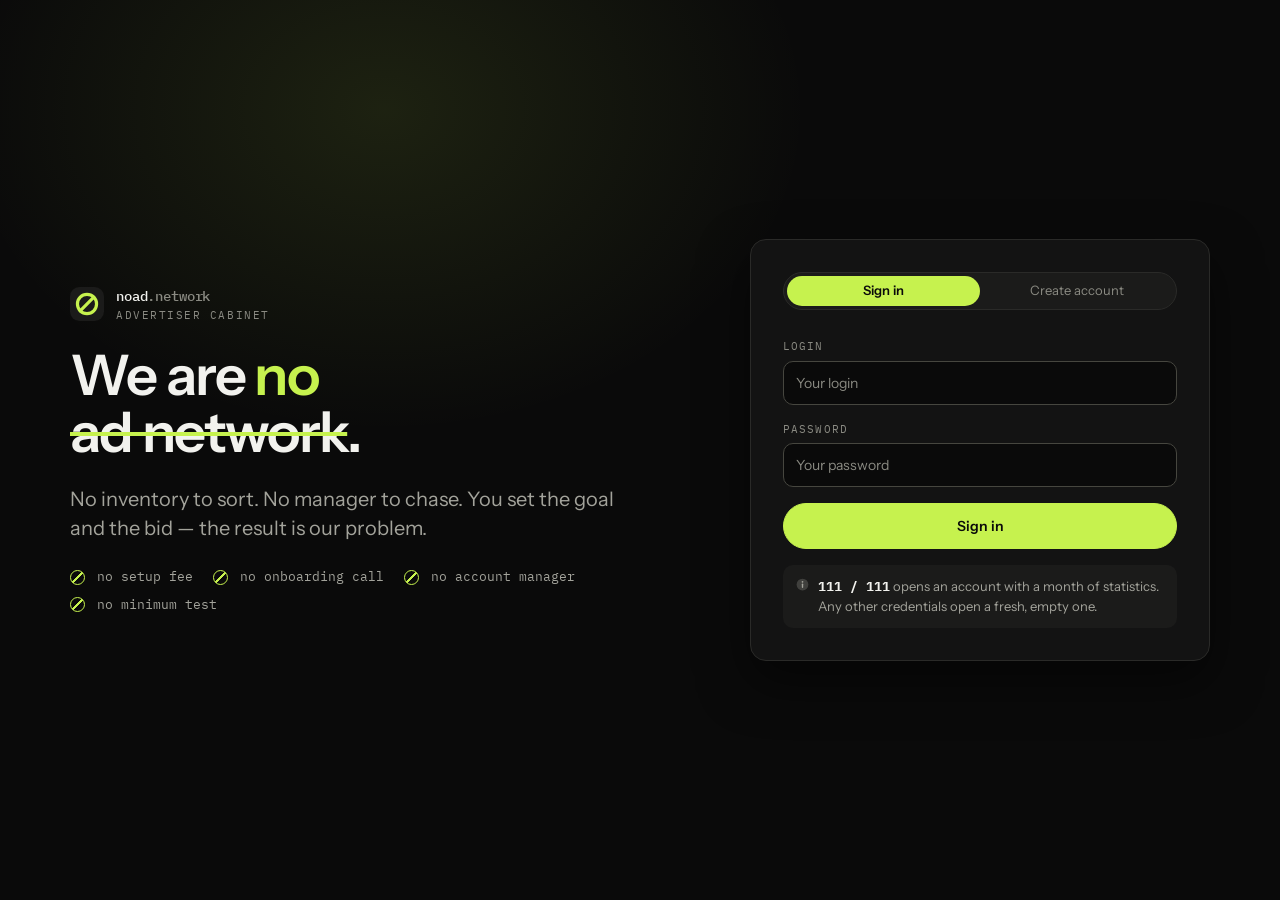
<file: index.html>
<!doctype html>
<html lang="en">
<head>
  <meta charset="utf-8">
  <meta name="viewport" content="width=device-width, initial-scale=1">
  <title>noad.network — Advertiser Dashboard</title>
  <meta name="description" content="noad.network advertiser dashboard — campaigns, statistics and placements in one place.">
  <link rel="icon" href="favicon.svg?v=4" type="image/svg+xml">
  <meta name="theme-color" content="#0A0A0A">
  <meta property="og:type" content="website">
  <meta property="og:title" content="noad.network — Advertiser">
  <meta property="og:description" content="One request, the whole network: campaigns, statistics and placements in one cabinet.">
  <meta property="og:url" content="https://hakonprogram.github.io/new-network-cabinet/">
  <meta name="twitter:card" content="summary">
  <link rel="preconnect" href="https://fonts.googleapis.com">
  <link rel="preconnect" href="https://fonts.gstatic.com" crossorigin>
  <link rel="stylesheet" href="https://fonts.googleapis.com/css2?family=Instrument+Sans:wght@400;500;600;700&family=IBM+Plex+Mono:wght@400;500&display=swap">
  <link rel="stylesheet" href="styles.css?v=73">
</head>
<body>
  <div id="app" class="app"></div>
  <div class="toasts" id="toasts"></div>

  <script src="js/ui.js?v=73"></script>
  <script src="js/data.js?v=73"></script>
  <script src="js/store.js?v=73"></script>
  <script src="js/api.js?v=73"></script>
  <script src="js/screens/auth.js?v=73"></script>
  <script src="js/screens/welcome.js?v=73"></script>
  <script src="js/screens/campaigns.js?v=73"></script>
  <script src="js/screens/new-campaign.js?v=73"></script>
  <script src="js/screens/stats.js?v=73"></script>
  <script src="js/screens/zones.js?v=73"></script>
  <script src="js/screens/volumes.js?v=73"></script>
  <script src="js/screens/payments.js?v=73"></script>
  <script src="js/screens/profile.js?v=73"></script>
  <script src="js/screens/postback.js?v=73"></script>
  <script src="js/screens/notifications.js?v=73"></script>
  <script src="js/app.js?v=73"></script>
</body>
</html>
</file>
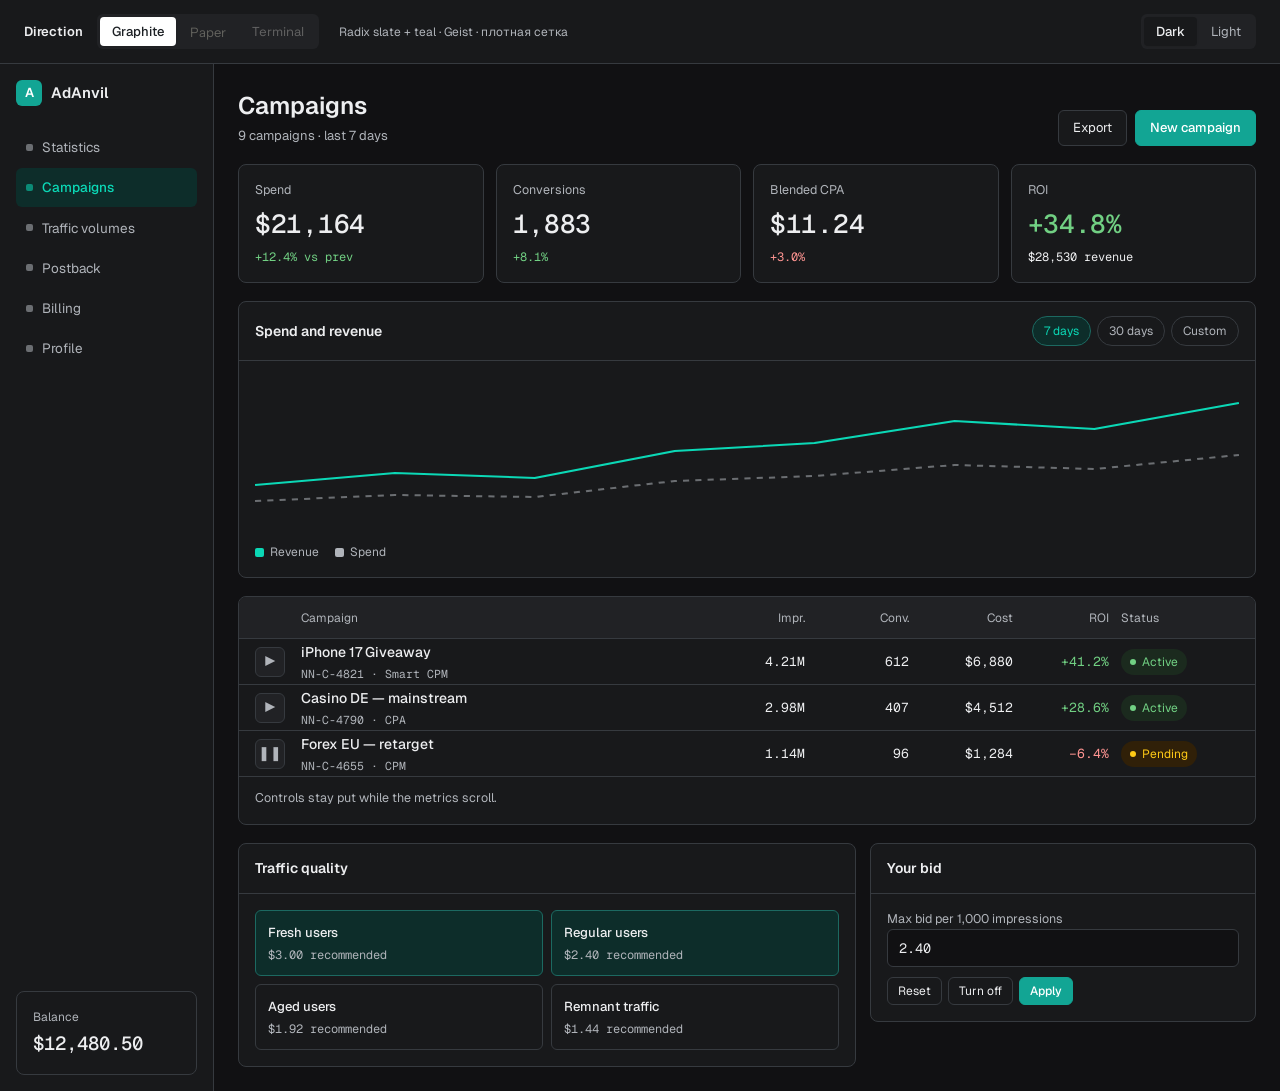
<file: styleguide.html>
<!doctype html>
<html lang="en" data-skin="graphite" data-theme="dark">
<head>
<meta charset="utf-8">
<meta name="viewport" content="width=device-width,initial-scale=1">
<title>AdAnvil — design directions</title>
<link rel="preconnect" href="https://fonts.googleapis.com">
<link rel="preconnect" href="https://fonts.gstatic.com" crossorigin>
<link href="https://fonts.googleapis.com/css2?family=Geist:wght@400;500;600&family=Geist+Mono:wght@400;500&family=Instrument+Sans:wght@400;500;600&family=IBM+Plex+Mono:wght@400;500&family=Space+Grotesk:wght@400;500;600&family=Martian+Mono:wght@400;500&display=swap" rel="stylesheet">
<link rel="stylesheet" href="skins.css?v=1">
<link rel="stylesheet" href="styleguide.css?v=1">
</head>
<body>

<div class="bar">
  <b>Direction</b>
  <div class="sw" id="skins">
    <button data-skin="graphite" aria-pressed="true">Graphite</button>
    <button data-skin="paper" aria-pressed="false">Paper</button>
    <button data-skin="terminal" aria-pressed="false">Terminal</button>
  </div>
  <span class="lab" id="about">Radix slate + teal · Geist · плотная сетка</span>
  <div class="sw" id="themes" style="margin-left:auto">
    <button data-theme="dark" aria-pressed="true">Dark</button>
    <button data-theme="light" aria-pressed="false">Light</button>
  </div>
</div>

<div class="wrap">
  <aside class="side">
    <div class="logo"><span class="mark">A</span> AdAnvil</div>
    <nav class="nav">
      <a href="#"><i></i>Statistics</a>
      <a href="#" class="on"><i></i>Campaigns</a>
      <a href="#"><i></i>Traffic volumes</a>
      <a href="#"><i></i>Postback</a>
      <a href="#"><i></i>Billing</a>
      <a href="#"><i></i>Profile</a>
    </nav>
    <div class="bal"><div class="k">Balance</div><div class="v">$12,480.50</div></div>
  </aside>

  <main class="main">
    <div class="head">
      <div><h1 class="h1">Campaigns</h1><p class="sub">9 campaigns · last 7 days</p></div>
      <div class="btns"><button class="btn">Export</button><button class="btn pri">New campaign</button></div>
    </div>

    <div class="cards">
      <div class="card"><div class="k">Spend</div><div class="v">$21,164</div><div class="d up">+12.4% vs prev</div></div>
      <div class="card"><div class="k">Conversions</div><div class="v">1,883</div><div class="d up">+8.1%</div></div>
      <div class="card"><div class="k">Blended CPA</div><div class="v">$11.24</div><div class="d down">+3.0%</div></div>
      <div class="card"><div class="k">ROI</div><div class="v up">+34.8%</div><div class="d">$28,530 revenue</div></div>
    </div>

    <div class="panel">
      <div class="panel-h"><span class="panel-t">Spend and revenue</span>
        <div class="chips"><span class="chip on">7 days</span><span class="chip">30 days</span><span class="chip">Custom</span></div>
      </div>
      <div class="chart">
        <svg viewBox="0 0 640 150" preserveAspectRatio="none">
          <polyline fill="none" stroke="var(--accent)" stroke-width="2" points="0,108 91,96 182,101 273,74 364,66 455,44 546,52 640,26"/>
          <polyline fill="none" stroke="var(--text-3)" stroke-width="2" stroke-dasharray="4 4" opacity="0.55" points="0,124 91,118 182,120 273,104 364,99 455,88 546,92 640,78"/>
        </svg>
      </div>
      <div class="legend"><span><i class="key" style="background:var(--accent)"></i>Revenue</span>
        <span><i class="key" style="background:var(--text-3)"></i>Spend</span></div>
    </div>

    <div class="panel">
      <div class="tr thead">
        <div></div><div class="th">Campaign</div><div class="th r">Impr.</div><div class="th r">Conv.</div>
        <div class="th r">Cost</div><div class="th r">ROI</div><div class="th">Status</div>
      </div>
      <div class="tr row">
        <div class="play">▶</div>
        <div><div class="cname">iPhone 17 Giveaway</div><div class="cid">NN-C-4821 · Smart CPM</div></div>
        <div class="num r">4.21M</div><div class="num r">612</div><div class="num r">$6,880</div>
        <div class="num r up">+41.2%</div><div><span class="pill ok"><i class="dot"></i>Active</span></div>
      </div>
      <div class="tr row">
        <div class="play">▶</div>
        <div><div class="cname">Casino DE — mainstream</div><div class="cid">NN-C-4790 · CPA</div></div>
        <div class="num r">2.98M</div><div class="num r">407</div><div class="num r">$4,512</div>
        <div class="num r up">+28.6%</div><div><span class="pill ok"><i class="dot"></i>Active</span></div>
      </div>
      <div class="tr row">
        <div class="play">❚❚</div>
        <div><div class="cname">Forex EU — retarget</div><div class="cid">NN-C-4655 · CPM</div></div>
        <div class="num r">1.14M</div><div class="num r">96</div><div class="num r">$1,284</div>
        <div class="num r down">−6.4%</div><div><span class="pill wait"><i class="dot"></i>Pending</span></div>
      </div>
      <div class="note" style="padding-top:12px">Controls stay put while the metrics scroll.</div>
    </div>

    <div class="two">
      <div class="panel">
        <div class="panel-h"><span class="panel-t">Traffic quality</span></div>
        <div class="field">
          <div class="tiles">
            <div class="tile on"><b>Fresh users</b><s>$3.00 recommended</s></div>
            <div class="tile on"><b>Regular users</b><s>$2.40 recommended</s></div>
            <div class="tile"><b>Aged users</b><s>$1.92 recommended</s></div>
            <div class="tile"><b>Remnant traffic</b><s>$1.44 recommended</s></div>
          </div>
        </div>
      </div>
      <div class="panel">
        <div class="panel-h"><span class="panel-t">Your bid</span></div>
        <div class="field">
          <div><div class="lab">Max bid per 1,000 impressions</div>
            <input class="inp" value="2.40" style="font-family:var(--mono)"></div>
          <div class="acts" style="justify-content:flex-start">
            <button class="btn xs">Reset</button><button class="btn xs dgr">Turn off</button>
            <button class="btn xs pri">Apply</button>
          </div>
        </div>
      </div>
    </div>
  </main>
</div>

<script>
  var ABOUT = {
    graphite: 'Radix slate + teal · Geist · плотная сетка, радиус 8',
    paper:    'Radix sand + orange · Instrument Sans · воздух, радиус 14, строка 58',
    terminal: 'Radix gray + lime · Space Grotesk + Martian Mono · радиус 2, строка 40'
  };
  function bind(id, attr) {
    document.getElementById(id).addEventListener('click', function (e) {
      var b = e.target.closest('button'); if (!b) return;
      document.documentElement.setAttribute('data-' + attr, b.dataset[attr]);
      [].forEach.call(this.querySelectorAll('button'), function (x) {
        x.setAttribute('aria-pressed', String(x === b));
      });
      if (attr === 'skin') document.getElementById('about').textContent = ABOUT[b.dataset.skin];
    });
  }
  bind('skins', 'skin'); bind('themes', 'theme');
</script>
</body>
</html>
</file>
<file: styles.css>
/* ═══════════════════════════════════════════════════════════
   noad.network — advertiser console
   Язык тот же, что у лендинга noad.network: почти чёрный фон,
   один кислотный акцент, кнопки-пилюли. Тема одна — тёмная.
   Правила: капс с разрядкой — только у моноширинных меток
   (подписи колонок, показателей, полей); цифры табличные.
   ═══════════════════════════════════════════════════════════ */

:root {
  /* тип: 6 ступеней, ничего между */
  --fs-1:12px; --fs-2:13px; --fs-3:14px; --fs-4:16px; --fs-5:20px; --fs-6:28px;
  --lh-tight:1.25; --lh:1.5;
  /* отступы: шаг 4 */
  --s1:4px; --s2:8px; --s3:12px; --s4:16px; --s5:20px; --s6:24px; --s7:32px; --s8:40px;
  --r:16px; --r-sm:10px; --pill:999px;
  --sans:"Instrument Sans",-apple-system,BlinkMacSystemFont,"Segoe UI",Roboto,sans-serif;
  --mono:"IBM Plex Mono",ui-monospace,Menlo,monospace;
  --ctrl:38px; --ctrl-lg:44px; --row:58px;

  --bg:#0A0A0A; --surface:#131313; --surface-2:#1B1B1A; --surface-3:#242423;
  --border:#2A2A28; --border-strong:#46463F;
  /* text-3 светлее, чем на лендинге (#6E6E66): в кабинете им набраны
     мелкие подписи 12–13px, и им нужен контраст не ниже 4.5:1. */
  --text:#F2F2EE; --text-2:#A3A39B; --text-3:#8A8A82;
  --accent:#C6F24E; --accent-hover:#D7FF68; --accent-soft:#1A2109; --accent-tint:#3E5416; --accent-line:#3E5416; --item-new:#141A07;
  --accent-solid:#C6F24E; --on-accent:#0A0A0A;
  /* Вторичная кнопка — контур без заливки, как на лендинге; заливка
     появляется только под курсором. */
  --btn-face:transparent; --btn-face-2:#1B1B1A; --btn-line:#46463F;
  /* Статусы уведены от лаймового акцента: бирюза, красный, янтарь и
     голубой — их не спутать с акцентом ни в таблице, ни на графике. */
  --pos:#2DD4BF; --neg:#F2584E; --warn:#F5A524; --info:#60A5FA;
  --pos-soft:#0B2622; --neg-soft:#2E1210; --warn-soft:#2B1E07;
  --shadow:0 20px 50px rgba(0,0,0,0.5);
  color-scheme: dark;
}

* { box-sizing:border-box; }
html, body { height:100%; }
body { margin:0; background:var(--bg); color:var(--text); font-family:var(--sans);
  font-size:var(--fs-3); line-height:var(--lh); -webkit-font-smoothing:antialiased; }
a { color:var(--accent); text-decoration:none; }
a:hover { color:var(--accent-hover); }
button, input, textarea { font-family:inherit; font-size:inherit; }
/* цифры — тем же шрифтом, только табличные: строки не «прыгают» */
.num, .cell, .stat .v, .kpi-val, .bal-val, .hero-v, .chart-tot, .term-v, .seg-n, .th, .mprice b {
  font-variant-numeric:tabular-nums; }
.mono { font-family:var(--mono); font-size:0.95em; }
.muted { color:var(--text-3); }
.w { font-weight:600; }
.r { text-align:right; }
::-webkit-scrollbar { width:10px; height:10px; }
::-webkit-scrollbar-thumb { background:var(--border-strong); border-radius:5px; }
::-webkit-scrollbar-track { background:transparent; }
::selection { background:var(--accent-soft); }

/* ── каркас ── */
.app { display:flex; min-height:100vh; }
.side { width:224px; flex:0 0 224px; background:var(--surface); border-right:1px solid var(--border);
  padding:var(--s5) 0; }
.side-inner { position:sticky; top:var(--s5); display:flex; flex-direction:column; gap:var(--s6); }
.brand { display:flex; align-items:center; gap:var(--s3); padding:0 var(--s5); cursor:pointer; }
.brand-name { font-family:var(--mono); font-size:var(--fs-3); font-weight:500; letter-spacing:-.01em; }
.brand-name i { font-style:normal; color:var(--text-3); }
.brand-sub { font-family:var(--mono); font-size:11px; letter-spacing:.14em; text-transform:uppercase; color:var(--text-3); }
.nav { display:flex; flex-direction:column; gap:2px; padding:0 var(--s3); }
.nav-cap { font-size:var(--fs-1); color:var(--text-3); padding:var(--s3) var(--s2) var(--s1); }
.nav-i { display:flex; align-items:center; gap:var(--s3); padding:var(--s2) var(--s2); border-radius:var(--r-sm);
  color:var(--text-2); cursor:pointer; }
.nav-i:hover { background:var(--surface-2); color:var(--text); }
.nav-i.on { background:var(--accent-soft); color:var(--accent); font-weight:500; }
.nav-i.on svg { color:var(--accent); }
.nav-badge { margin-left:auto; font-size:var(--fs-1); color:var(--text-3); font-variant-numeric:tabular-nums; }
.nav-badge.hot { color:var(--on-accent); background:var(--accent); border-radius:10px; padding:1px 7px; font-weight:500; }
.avatar { width:30px; height:30px; border-radius:50%; background:var(--accent);
  display:flex; align-items:center; justify-content:center; font-size:var(--fs-2); font-weight:600; color:var(--on-accent); }
.cid { font-size:var(--fs-1); color:var(--text-3); }

.main { flex:1; min-width:0; display:flex; flex-direction:column; }
.topbar { height:60px; flex:0 0 60px; border-bottom:1px solid var(--border); display:flex; align-items:center;
  gap:var(--s4); padding:0 var(--s6); background:rgba(10,10,10,.85); backdrop-filter:blur(12px);
  -webkit-backdrop-filter:blur(12px); position:sticky; top:0; z-index:20; }
.crumbs { display:flex; align-items:center; gap:var(--s2); color:var(--text-3); }
.crumbs b { color:var(--text); font-weight:500; }
.crumbs .lnk { cursor:pointer; }
.crumbs .lnk:hover { color:var(--text-2); }
.balance { margin-left:auto; display:flex; align-items:center; gap:var(--s4); }
.bal-lab { font-size:var(--fs-1); color:var(--text-3); }
.bal-val { font-size:var(--fs-4); font-weight:500; }
.icon-btn { width:34px; height:34px; display:flex; align-items:center; justify-content:center;
  border-radius:var(--r-sm); color:var(--text-3); cursor:pointer; position:relative; }
.icon-btn:hover { color:var(--text); background:var(--surface-2); }
.bell-dot { position:absolute; top:7px; right:8px; width:6px; height:6px; border-radius:50%; background:var(--accent); }

.page { padding:var(--s6) var(--s6) var(--s8); display:flex; flex-direction:column; gap:var(--s6); max-width:1560px; }
.h1 { font-size:var(--fs-6); font-weight:600; letter-spacing:-0.02em; line-height:var(--lh-tight); margin:0; }
.sub { color:var(--text-3); font-size:var(--fs-2); margin:var(--s1) 0 0; max-width:78ch; }
.head { display:flex; align-items:center; gap:var(--s4); flex-wrap:wrap; }

/* ── кнопки ── */
/* Кнопки плоские: цвет и контур делают всю работу. Радиус мельче,
   чем у карточек, — так контрол и поверхность читаются как разное. */
.btn { display:inline-flex; align-items:center; justify-content:center; gap:var(--s2); height:var(--ctrl);
  padding:0 var(--s4); border-radius:var(--pill); font-size:var(--fs-2); font-weight:500; cursor:pointer;
  white-space:nowrap; border:1px solid var(--btn-line); color:var(--text); background:var(--btn-face);
  transition:background .12s ease, border-color .12s ease, color .12s ease; }
.btn:hover { background:var(--btn-face-2); border-color:var(--border-strong); }
.btn:active { background:var(--surface-3); }

.btn-pri { color:var(--on-accent); background:var(--accent-solid); border-color:var(--accent-solid); font-weight:600; }
.btn-pri:hover { background:var(--accent-hover); border-color:var(--accent-hover); color:var(--on-accent); }
.btn-pri:active { background:var(--accent-solid); }

.btn-ghost { border-color:transparent; background:none; color:var(--text-2); }
.btn-ghost:hover { color:var(--text); background:var(--surface-2); border-color:transparent; }
.btn-sm { height:32px; padding:0 var(--s4); }
.btn-xs { height:28px; padding:0 var(--s3); font-size:var(--fs-1); }
.btn-lg { height:var(--ctrl-lg); padding:0 var(--s6); font-size:var(--fs-3); }
.btn-danger:hover { border-color:var(--neg); color:var(--neg); background:var(--neg-soft); }
.btn-up:hover { border-color:var(--accent); color:var(--accent); background:var(--accent-soft); }
.btn-up.on, .btn.on { border-color:var(--accent-line); color:var(--accent); background:var(--accent-soft); }

.act { width:30px; height:30px; flex:0 0 30px; border-radius:50%; display:flex; align-items:center;
  justify-content:center; cursor:pointer; color:var(--text-2); background:var(--btn-face);
  border:1px solid var(--btn-line); transition:background .12s ease, color .12s ease; }
.act:hover { color:var(--text); background:var(--btn-face-2); border-color:var(--border-strong); }
.act-run { color:var(--pos); background:var(--pos-soft); border-color:var(--pos); }
.act-run:hover { color:var(--pos); background:var(--pos-soft); border-color:var(--pos); filter:brightness(1.12); }
.act-stop { color:var(--neg); background:var(--neg-soft); border-color:var(--neg); }
.act-stop:hover { color:var(--neg); background:var(--neg-soft); border-color:var(--neg); filter:brightness(1.12); }
.act-chart:hover { color:var(--accent); background:var(--accent-soft); border-color:var(--accent); }
.act-off { opacity:0.4; cursor:default; }
.act-off:hover { color:var(--text-2); background:var(--surface-2); border-color:var(--border); }
.acts { display:flex; gap:var(--s1); justify-content:flex-end; flex:0 0 auto; }

/* ── карточки и поля ── */
.card { background:var(--surface); border:1px solid var(--border); border-radius:var(--r); }
.card-h { display:flex; align-items:center; gap:var(--s3); padding:var(--s4) var(--s5); border-bottom:1px solid var(--border); }
.card-n { font-size:var(--fs-2); color:var(--text-3); font-variant-numeric:tabular-nums; }
.card-t { font-size:var(--fs-4); font-weight:600; }
.card-s { font-size:var(--fs-2); color:var(--text-3); margin-left:auto; }
.card-b { padding:var(--s5); display:flex; flex-direction:column; gap:var(--s6); }

.field { display:flex; flex-direction:column; gap:var(--s2); min-width:0; }
.lab { font-size:var(--fs-2); font-weight:500; color:var(--text-2); }
.hint { font-size:var(--fs-1); color:var(--text-3); line-height:var(--lh); }
.inp { height:var(--ctrl-lg); padding:0 var(--s3); background:var(--bg); border:1px solid var(--btn-line);
  border-radius:var(--r-sm); color:var(--text); outline:none; width:100%; }
.inp:hover { border-color:var(--text-3); }
.inp:focus { border-color:var(--accent); box-shadow:0 0 0 3px var(--accent-soft); }
.inp[readonly] { color:var(--text-2); background:var(--surface-2); }
.inp::placeholder { color:var(--text-3); }
textarea.inp { height:auto; padding:10px var(--s3); resize:vertical; }
.inp-mono { font-family:var(--mono); font-size:var(--fs-2); }
.inp.num { font-variant-numeric:tabular-nums; }
.sel { height:var(--ctrl-lg); padding:0 var(--s3); background:var(--bg); border:1px solid var(--border-strong);
  border-radius:var(--r-sm); display:flex; align-items:center; justify-content:space-between; gap:var(--s2);
  color:var(--text); cursor:pointer; }
.sel:hover { border-color:var(--text-3); }
.sel .ph { color:var(--text-3); }
.g2 { display:grid; grid-template-columns:repeat(2,minmax(0,1fr)); gap:var(--s5); }
.g3 { display:grid; grid-template-columns:repeat(3,minmax(0,1fr)); gap:var(--s5); }
.g4 { display:grid; grid-template-columns:repeat(4,minmax(0,1fr)); gap:var(--s5); }
.with-btn { display:flex; gap:var(--s2); }

/* ── переключатели ── */
.segs { display:inline-flex; padding:3px; background:var(--surface-2); border:1px solid var(--border); border-radius:var(--pill); }
.seg { display:flex; align-items:center; gap:var(--s2); height:30px; padding:0 var(--s4); border-radius:var(--pill);
  white-space:nowrap; flex:0 0 auto;
  color:var(--text-3); font-size:var(--fs-2); cursor:pointer; }
.seg:hover { color:var(--text); }
.seg.on { color:var(--on-accent); background:var(--accent); font-weight:600; }
.seg-n { font-size:var(--fs-1); color:var(--text-3); }
.seg.on .seg-n { color:var(--on-accent); opacity:0.7; }
.seg2 { display:inline-flex; padding:3px; background:var(--surface-2); border:1px solid var(--border); border-radius:var(--pill); }
.seg2 > div { height:32px; padding:0 var(--s4); display:flex; align-items:center; border-radius:var(--pill);
  cursor:pointer; font-size:var(--fs-2); color:var(--text-3); }
.seg2 > div:hover { color:var(--text); }
.seg2 > div.on { background:var(--accent); color:var(--on-accent); font-weight:600; }
.opts { display:flex; gap:var(--s2); flex-wrap:wrap; }
.opt { height:var(--ctrl); padding:0 var(--s3); display:flex; align-items:center; gap:var(--s2);
  border-radius:var(--r-sm); cursor:pointer; border:1px solid var(--border-strong); background:var(--surface);
  color:var(--text-2); font-size:var(--fs-2); }
.opt:hover { color:var(--text); border-color:var(--text-3); }
.opt.on { background:var(--accent-soft); border-color:var(--accent); color:var(--accent); font-weight:500; }
.chips { display:flex; gap:var(--s2); flex-wrap:wrap; }
.chip { height:32px; padding:0 var(--s4); display:flex; align-items:center; border-radius:var(--pill);
  cursor:pointer; border:1px solid var(--border); color:var(--text-3); font-size:var(--fs-2); }
.chip:hover { color:var(--text); background:var(--surface-2); }
.chip.on { background:var(--accent-soft); border-color:var(--accent-line); color:var(--accent); font-weight:500; }
.sw { width:38px; height:22px; border-radius:11px; background:var(--surface-3); position:relative;
  cursor:pointer; flex:0 0 38px; }
.sw i { position:absolute; top:3px; left:3px; width:16px; height:16px; border-radius:50%;
  background:var(--text-3); display:block; transition:left .12s, background .12s; }
.sw.on { background:var(--accent); }
.sw.on i { left:19px; background:var(--on-accent); }
.radio { width:16px; height:16px; flex:0 0 16px; border-radius:50%; border:1.5px solid var(--border-strong);
  display:flex; align-items:center; justify-content:center; }
.radio i { width:8px; height:8px; border-radius:50%; background:transparent; display:block; }
.mrow.on .radio, .meth-c.on .radio { border-color:var(--accent); }
.mrow.on .radio i, .meth-c.on .radio i { background:var(--accent); }
.box { width:16px; height:16px; border-radius:4px; border:1.5px solid var(--border-strong); cursor:pointer; flex:0 0 16px; }
.box:hover { border-color:var(--text-3); }
.box.on { background:var(--accent); border-color:var(--accent); position:relative; }
.box.on::after { content:''; position:absolute; left:4.5px; top:1px; width:4px; height:8px;
  border:solid var(--on-accent); border-width:0 2px 2px 0; transform:rotate(45deg); }

/* ── метки ── */
.tag { display:inline-flex; align-items:center; height:20px; padding:0 var(--s2); border-radius:var(--pill);
  font-family:var(--mono); font-size:11px; letter-spacing:.04em; border:1px solid var(--border); color:var(--text-3); }
.tag-18 { color:var(--neg); border-color:var(--neg); }
.model { font-size:var(--fs-2); color:var(--text-2); }
.pill { display:inline-flex; align-items:center; gap:var(--s2); font-size:var(--fs-2); color:var(--text-2); }
.pill::before { content:''; width:6px; height:6px; border-radius:50%; background:currentColor; }
.pill-ok { color:var(--pos); }
.pill-wait { color:var(--warn); }
.pill-bad { color:var(--neg); }
.dot { width:6px; height:6px; border-radius:50%; flex:0 0 6px; display:inline-block; margin-right:var(--s2); }
.dot.pulse { animation:pulse 1.5s ease-in-out infinite; }
@keyframes pulse { 0%,100% { opacity:1; } 50% { opacity:0.35; } }
.status { display:flex; align-items:center; gap:var(--s2); font-size:var(--fs-2); }

/* ── показатели ── */
.stats { display:grid; gap:1px; background:var(--border); border:1px solid var(--border);
  border-radius:var(--r); overflow:hidden; grid-template-columns:repeat(5,minmax(0,1fr)); }
.stats.s4 { grid-template-columns:repeat(4,minmax(0,1fr)); }
.stats.s6 { grid-template-columns:repeat(6,minmax(0,1fr)); }
.stat { background:var(--surface); padding:var(--s4) var(--s5); display:flex; flex-direction:column; gap:var(--s1); }
.stat .k { font-size:var(--fs-2); color:var(--text-3); }
.stat .v { font-size:var(--fs-5); font-weight:600; line-height:var(--lh-tight); }
.stat .d { font-size:var(--fs-1); color:var(--text-3); }
.delta { display:inline-flex; align-items:center; gap:var(--s1); font-size:var(--fs-1); }
.kpis { display:grid; gap:1px; grid-template-columns:repeat(4,minmax(0,1fr)); background:var(--border);
  border:1px solid var(--border); border-radius:var(--r); overflow:hidden; }
.kpis.k5 { grid-template-columns:repeat(5,minmax(0,1fr)); }
.kpis.k6 { grid-template-columns:repeat(6,minmax(0,1fr)); }
.kpi { background:var(--surface); padding:var(--s4) var(--s5); display:flex; flex-direction:column; gap:var(--s1); }
.kpi-lab { font-size:var(--fs-2); color:var(--text-3); }
.kpi-val { font-size:var(--fs-5); font-weight:600; line-height:var(--lh-tight); }
.kpi.tight .kpi-val { font-size:var(--fs-5); }

/* ── таблицы ── */
.table { border:1px solid var(--border); border-radius:var(--r); background:var(--surface); overflow:hidden; }
.table-scroll { overflow-x:auto; }
.tr { display:grid; gap:var(--s3); align-items:center; padding:0 var(--s4); }
.thead { height:44px; border-bottom:1px solid var(--border); background:var(--surface-2); }
.th { font-size:var(--fs-2); color:var(--text-3); font-weight:400; }
.row { min-height:var(--row); border-bottom:1px solid var(--border); }
.row:last-of-type { border-bottom:none; }
.row:hover { background:var(--surface-2); }
.row.clickable { cursor:pointer; }
.row.off .cell, .row.off .cname { color:var(--text-3); }
.row.blocked { background:linear-gradient(var(--neg-soft),var(--neg-soft)) var(--surface); }
.tr.totals { min-height:44px; border-bottom:1px solid var(--border); background:var(--surface-2); }
.tr.totals .cell { color:var(--text); font-weight:600; }
.tot-lab { font-size:var(--fs-2); color:var(--text-2); font-weight:500; }
.cell { font-size:var(--fs-2); }
.cname { font-size:var(--fs-3); font-weight:500; white-space:nowrap; overflow:hidden; text-overflow:ellipsis; }
.cmeta { display:flex; align-items:center; gap:var(--s2); margin-top:3px; }
.foot { display:flex; align-items:center; gap:var(--s3); padding:var(--s3) var(--s4); color:var(--text-3);
  font-size:var(--fs-1); border-top:1px solid var(--border); }
.empty { padding:56px; text-align:center; color:var(--text-3); }
.bar { height:6px; border-radius:3px; background:var(--surface-3); overflow:hidden; }
.bar i { display:block; height:100%; background:var(--accent); }

/* ── графики ── */
.charts { display:grid; grid-template-columns:repeat(2,minmax(0,1fr)); gap:1px; background:var(--border);
  border:1px solid var(--border); border-radius:var(--r); overflow:hidden; }
.chart { background:var(--surface); padding:var(--s4) var(--s5) var(--s3); }
.chart-h { display:flex; align-items:baseline; gap:var(--s3); margin-bottom:var(--s4); }
.chart-t { font-size:var(--fs-3); font-weight:500; }
.chart-s { font-size:var(--fs-1); color:var(--text-3); }
.chart-tot { margin-left:auto; font-size:var(--fs-3); font-weight:600; }
.plot { position:relative; }
.tip { position:absolute; pointer-events:none; background:var(--surface); border:1px solid var(--border-strong);
  border-radius:var(--r-sm); padding:var(--s2) var(--s3); box-shadow:var(--shadow); transform:translate(-50%,-100%);
  white-space:nowrap; opacity:0; transition:opacity .08s linear; }
.tip-d { font-size:var(--fs-1); color:var(--text-3); }
.tip-v { font-size:var(--fs-2); font-weight:600; font-variant-numeric:tabular-nums; margin-top:2px; }
.hero { display:flex; align-items:flex-end; gap:var(--s7); flex-wrap:wrap; }
.hero-v { font-size:var(--fs-6); font-weight:600; line-height:var(--lh-tight); }
.hero-l { font-size:var(--fs-2); color:var(--text-3); }

/* ── создание кампании ── */
.mrow { display:flex; align-items:center; gap:var(--s3); padding:var(--s3) var(--s4); border:1px solid var(--border);
  border-radius:var(--r-sm); cursor:pointer; }
.mrow:hover { border-color:var(--border-strong); background:var(--surface-2); }
.mrow.on { border-color:var(--accent); background:var(--accent-soft); }
.mname { font-size:var(--fs-3); font-weight:500; }
.mtag { font-size:var(--fs-1); padding:2px var(--s2); border-radius:4px; border:1px solid var(--border); color:var(--text-3); }
.mdesc { font-size:var(--fs-2); color:var(--text-3); margin-top:3px; }
.mprice { margin-left:auto; text-align:right; flex:0 0 auto; }
.mprice b { font-size:var(--fs-3); font-weight:600; }
.mprice span { display:block; font-size:var(--fs-1); color:var(--text-3); margin-top:2px; }
.rate-h, .rate-r { display:grid; grid-template-columns:minmax(0,1fr) 150px 150px 36px; gap:var(--s3); align-items:start; }
.rate-h { align-items:center; }
.geo-cell { display:flex; flex-wrap:wrap; gap:var(--s2); align-items:center; min-height:var(--ctrl-lg);
  padding:5px var(--s2) 5px var(--s2); border:1px solid var(--border-strong); border-radius:var(--r-sm); }
.geo-tag { display:inline-flex; align-items:center; gap:6px; height:26px; padding:0 var(--s2);
  border-radius:4px; background:var(--surface-2); font-size:var(--fs-2); }
.geo-tag .x { cursor:pointer; display:flex; color:var(--text-3); }
.geo-tag .x:hover { color:var(--neg); }
.rate-r .inp { height:var(--ctrl-lg); }
.geo-chip { height:var(--ctrl-lg); padding:0 var(--s3); display:flex; align-items:center; gap:var(--s2);
  border-radius:var(--r-sm); border:1px solid var(--border-strong); }
.geo-x { margin-left:auto; color:var(--text-3); cursor:pointer; display:flex; }
.geo-x:hover { color:var(--neg); }
.del { width:36px; height:36px; border-radius:var(--r-sm); display:flex; align-items:center; justify-content:center;
  color:var(--text-3); cursor:pointer; }
.del:hover { color:var(--neg); background:var(--neg-soft); }
.minbid { display:inline-flex; align-items:center; gap:var(--s2); font-size:var(--fs-2); color:var(--text-3); }
.grid-h { display:grid; grid-template-columns:36px repeat(24, minmax(0,1fr)); gap:3px; margin-bottom:var(--s1); }
.grid-r { display:grid; grid-template-columns:36px repeat(24, minmax(0,1fr)); gap:3px; margin-bottom:3px; align-items:center; }
.hh { font-size:10px; color:var(--text-3); text-align:center; font-variant-numeric:tabular-nums; }
.dd { font-size:var(--fs-1); color:var(--text-3); }
/* Включённый час должен быть светлее выключенного, а не наоборот:
   у сетки расписания заливка своя, заметная сама по себе. */
.cellh { height:20px; border-radius:3px; cursor:pointer; background:var(--surface-2); }
.cellh.on { background:var(--accent-tint); }
.cellh.on.peak { background:var(--accent); }
.cellh:hover { outline:2px solid var(--accent); }
.tok { display:inline-flex; align-items:center; gap:var(--s2); height:32px; padding:0 var(--s3);
  border-radius:var(--r-sm); border:1px solid var(--border); color:var(--text-3); font-family:var(--mono);
  font-size:var(--fs-1); cursor:pointer; }
.tok:hover { color:var(--accent); border-color:var(--accent); background:var(--accent-soft); }
.check { display:flex; align-items:center; gap:var(--s3); padding:var(--s3) 0; border-bottom:1px solid var(--border); }
.check:last-child { border-bottom:none; }
.check-ic { width:20px; height:20px; flex:0 0 20px; display:flex; align-items:center; justify-content:center; color:var(--pos); }
.check-ic.pending { color:var(--text-3); }
.check-t { font-size:var(--fs-2); }
.check-r { margin-left:auto; font-size:var(--fs-2); color:var(--text-3); }
.bar-row { display:flex; align-items:center; gap:var(--s3); padding:var(--s4) var(--s5);
  border-top:1px solid var(--border); flex-wrap:wrap; }
.sumline { display:flex; align-items:baseline; gap:var(--s2); font-size:var(--fs-2); color:var(--text-3); flex-wrap:wrap; }
.sumline b { color:var(--text); font-weight:500; }
.picker { flex:1 1 480px; min-width:440px; border:1px solid var(--border-strong); border-radius:var(--r);
  background:var(--surface); overflow:hidden; }
.picker-h { display:flex; align-items:center; gap:var(--s2); padding:var(--s2) var(--s3); border-bottom:1px solid var(--border); }
.search-in { flex:1; display:flex; align-items:center; gap:var(--s2); height:32px; padding:0 var(--s2);
  background:var(--bg); border:1px solid var(--border); border-radius:var(--r-sm); color:var(--text-3); }
.search-in .inp { height:30px; border:none; background:transparent; padding:0; }
.search-in .inp:focus { box-shadow:none; }
.picker-b { display:flex; flex-wrap:wrap; gap:var(--s2); padding:var(--s3); max-height:240px; overflow-y:auto; }
.picker-b .opt { height:32px; }
.picker-f { display:flex; align-items:center; gap:var(--s3); padding:var(--s2) var(--s3); border-top:1px solid var(--border); }

/* ── платежи, профиль, постбек, уведомления ── */
.pay-grid { display:grid; grid-template-columns:minmax(0,1fr) 320px; gap:var(--s7); align-items:start; }
.meth { display:grid; grid-template-columns:repeat(2,minmax(0,1fr)); gap:var(--s3); }
.meth-c { display:flex; align-items:flex-start; gap:var(--s3); padding:var(--s4); border:1px solid var(--border);
  border-radius:var(--r-sm); cursor:pointer; }
.meth-c:hover { border-color:var(--border-strong); background:var(--surface-2); }
.meth-c.on { border-color:var(--accent); background:var(--accent-soft); }
.meth-n { font-size:var(--fs-3); font-weight:500; }
.meth-d { font-size:var(--fs-2); color:var(--text-3); margin-top:3px; }
.terms { display:flex; flex-direction:column; }
.term { display:flex; align-items:baseline; gap:var(--s3); padding:10px 0; border-bottom:1px solid var(--border); }
.term:last-child { border-bottom:none; }
.term-k { font-size:var(--fs-2); color:var(--text-3); }
.term-v { font-size:var(--fs-2); margin-left:auto; text-align:right; }
.total { display:flex; align-items:flex-end; gap:var(--s4); padding:var(--s4) 0 0; border-top:1px solid var(--border); flex-wrap:wrap; }
.prof { display:grid; grid-template-columns:240px minmax(0,1fr); }
.prof-nav { border-right:1px solid var(--border); padding:var(--s3); display:flex; flex-direction:column; gap:2px; }
.pn { display:flex; align-items:center; gap:var(--s3); padding:10px var(--s3); border-radius:var(--r-sm);
  cursor:pointer; color:var(--text-2); font-size:var(--fs-2); }
.pn:hover { background:var(--surface-2); color:var(--text); }
.pn.on { background:var(--accent-soft); color:var(--accent); font-weight:500; }
.pn.on svg { color:var(--accent); }
.pn-b { margin-left:auto; font-size:var(--fs-1); color:var(--text-3); }
.prof-b { padding:var(--s5); display:flex; flex-direction:column; gap:var(--s6); }
.doc { display:flex; align-items:center; gap:var(--s4); padding:var(--s3) 0; border-bottom:1px solid var(--border); flex-wrap:wrap; }
.doc:last-child { border-bottom:none; }
.doc-ic { width:32px; height:32px; flex:0 0 32px; border-radius:var(--r-sm); border:1px solid var(--border);
  display:flex; align-items:center; justify-content:center; color:var(--text-3); }
.doc-n { font-size:var(--fs-3); font-weight:500; }
.doc-d { font-size:var(--fs-2); color:var(--text-3); margin-top:3px; }
.rule { display:flex; align-items:center; gap:var(--s2); font-size:var(--fs-2); color:var(--text-3); }
.pb { display:grid; grid-template-columns:minmax(0,1fr) minmax(0,1fr); gap:var(--s7); align-items:start; }
.step { display:flex; gap:var(--s3); }
.step-n { width:22px; flex:0 0 22px; font-size:var(--fs-2); color:var(--text-3); font-variant-numeric:tabular-nums; }
.step-t { font-size:var(--fs-2); color:var(--text-2); line-height:1.6; min-width:0; }
.step-t b { color:var(--text); font-weight:500; }
.code { display:block; padding:10px var(--s3); border-radius:var(--r-sm); background:var(--bg);
  border:1px solid var(--border); font-family:var(--mono); font-size:var(--fs-1); color:var(--text-2);
  overflow-x:auto; white-space:nowrap; margin-top:var(--s2); }
.ping { display:flex; align-items:center; gap:var(--s3); padding:var(--s4) 0 0; border-top:1px solid var(--border); flex-wrap:wrap; }
.ping-ic { width:30px; height:30px; flex:0 0 30px; border-radius:var(--r-sm); color:var(--pos);
  display:flex; align-items:center; justify-content:center; background:var(--pos-soft); }
.nt { display:grid; grid-template-columns:minmax(0,1fr) 320px; gap:var(--s7); align-items:start; }
.item { display:flex; gap:var(--s3); padding:var(--s4); border-bottom:1px solid var(--border); cursor:pointer; }
.item:last-of-type { border-bottom:none; }
.item:hover { background:var(--surface-2); }
.item.new { background:var(--item-new); }
.it-ic { width:30px; height:30px; flex:0 0 30px; border-radius:var(--r-sm); display:flex; align-items:center;
  justify-content:center; border:1px solid var(--border); }
.it-t { font-size:var(--fs-3); font-weight:500; }
.it-d { font-size:var(--fs-2); color:var(--text-3); margin-top:var(--s1); }
.it-m { font-size:var(--fs-1); color:var(--text-3); margin-top:var(--s2); }
.it-new { width:6px; height:6px; border-radius:50%; background:var(--accent); flex:0 0 6px; margin-top:9px; }
.swr { display:flex; align-items:center; gap:var(--s3); padding:10px 0; border-bottom:1px solid var(--border); }
.swr:last-child { border-bottom:none; }
.swr-t { font-size:var(--fs-2); }
.swr-d { font-size:var(--fs-1); color:var(--text-3); margin-top:2px; }
.grp { display:flex; align-items:center; gap:var(--s4); padding:var(--s3) 0; border-bottom:1px solid var(--border); flex-wrap:wrap; }
.grp-ic { width:32px; height:32px; flex:0 0 32px; border-radius:var(--r-sm); border:1px solid var(--border);
  color:var(--text-3); display:flex; align-items:center; justify-content:center; }
.grp-n { font-size:var(--fs-3); font-weight:500; }
.grp-d { font-size:var(--fs-2); color:var(--text-3); margin-top:3px; }
.note { display:flex; gap:var(--s3); padding:var(--s3) var(--s4); border-radius:var(--r-sm);
  background:var(--surface-2); }
.note p { margin:0; font-size:var(--fs-2); color:var(--text-3); line-height:1.6; }
.note b { color:var(--text-2); font-weight:500; }
.preset { border:1px solid var(--border); border-radius:var(--r-sm); }
.preset.open { border-color:var(--border-strong); }
.preset-h { display:flex; align-items:center; gap:var(--s3); padding:var(--s3) var(--s4); cursor:pointer; flex-wrap:wrap; }
.preset-h:hover { background:var(--surface-2); }
.preset-n { font-size:var(--fs-3); font-weight:500; }
.preset-d { font-size:var(--fs-2); color:var(--text-3); margin-top:3px; }
.preset-b { padding:0 var(--s4) var(--s4); display:flex; flex-direction:column; gap:var(--s4); }
.zchip { display:inline-flex; align-items:center; gap:var(--s2); height:26px; padding:0 var(--s2);
  border-radius:4px; border:1px solid var(--border); font-family:var(--mono); font-size:var(--fs-1); color:var(--text-3); }
.zchip .x { cursor:pointer; display:flex; }
.zchip .x:hover { color:var(--neg); }
.bulk { position:sticky; top:68px; z-index:15; display:flex; align-items:center; gap:var(--s2);
  padding:10px var(--s4); border-radius:var(--r-sm); background:var(--surface); border:1px solid var(--accent);
  box-shadow:var(--shadow); flex-wrap:wrap; }
.bulk-n { font-size:var(--fs-2); font-weight:600; color:var(--accent); }
.scope { display:inline-flex; align-items:center; gap:var(--s2); height:32px; padding:0 var(--s2) 0 var(--s3);
  border-radius:var(--r-sm); border:1px solid var(--accent); background:var(--accent-soft);
  font-size:var(--fs-2); color:var(--accent); }
.scope .x { display:flex; cursor:pointer; padding:2px; }

/* ── тосты ── */
.toasts { position:fixed; right:var(--s6); bottom:var(--s6); display:flex; flex-direction:column; gap:var(--s2); z-index:100; }
.toast { display:flex; align-items:center; gap:var(--s3); padding:var(--s3) var(--s4); border-radius:var(--r-sm);
  background:var(--surface); border:1px solid var(--border-strong); box-shadow:var(--shadow);
  font-size:var(--fs-2); max-width:420px; animation:slide .16s ease; }
.toast .ic { width:20px; height:20px; flex:0 0 20px; display:flex; align-items:center; justify-content:center; color:var(--pos); }
@keyframes slide { from { opacity:0; transform:translateY(6px); } to { opacity:1; transform:none; } }

/* тональность иконок в ленте уведомлений */
.it-ic.ok { color:var(--pos); background:var(--pos-soft); border-color:transparent; }
.it-ic.warn { color:var(--warn); background:var(--surface-2); border-color:transparent; }
.it-ic.bot { color:var(--accent); background:var(--accent-soft); border-color:transparent; }
.it-ic.money { color:var(--info); background:var(--surface-2); border-color:transparent; }

/* ── плитки выбора ── */
.tiles { display:grid; grid-template-columns:repeat(4,minmax(0,1fr)); gap:var(--s3); }
.tiles.t2 { grid-template-columns:repeat(2,minmax(0,1fr)); }
.tile { border:1px solid var(--border); border-radius:var(--r-sm); padding:var(--s4);
  cursor:pointer; display:flex; flex-direction:column; gap:var(--s2); background:var(--surface); }
.tile:hover { border-color:var(--border-strong); background:var(--surface-2); }
.tile.on { border-color:var(--accent); background:var(--accent-soft); }
.tile-h { display:flex; align-items:center; gap:var(--s2); }
.tile-n { font-size:var(--fs-3); font-weight:500; }
.tile-d { font-size:var(--fs-2); color:var(--text-3); flex:1; line-height:1.45; }
.tile-f { display:flex; align-items:baseline; gap:var(--s2); padding-top:var(--s3); border-top:1px solid var(--border); }
.tile-v { font-size:var(--fs-4); font-weight:600; font-variant-numeric:tabular-nums; }
.tile-m { font-size:var(--fs-1); color:var(--text-3); }
.tile-badge { margin-left:auto; font-size:var(--fs-1); color:var(--text-3); }

/* ── целевая ссылка ── */
.url-field { display:flex; flex-direction:column; gap:var(--s3); padding:var(--s4);
  border:1px solid var(--border); border-radius:var(--r-sm); background:var(--surface-2); }
.url-field .inp { height:44px; font-size:var(--fs-3); background:var(--surface); }

/* выделенная строка */
.row.picked { background:linear-gradient(var(--accent-soft),var(--accent-soft)) var(--surface); }
.row.picked:hover { background:linear-gradient(var(--accent-soft),var(--accent-soft)) var(--surface); }
.btn[disabled] { opacity:0.4; pointer-events:none; }

/* настоящий выпадающий список */
select.sel-inp { appearance:none; -webkit-appearance:none; cursor:pointer; padding-right:34px;
  background-image:linear-gradient(45deg,transparent 50%,currentColor 50%),
    linear-gradient(135deg,currentColor 50%,transparent 50%);
  background-position:calc(100% - 18px) calc(50% + 1px), calc(100% - 13px) calc(50% + 1px);
  background-size:5px 5px, 5px 5px; background-repeat:no-repeat; color:var(--text); }
select.sel-inp option { background:var(--surface); color:var(--text); }

/* ── версии ОС: строка на систему, диапазон «от – до» ── */
.osv { display:flex; flex-direction:column; gap:var(--s2); }
.osv-r { display:grid; grid-template-columns:120px 108px auto 108px minmax(0,1fr) auto;
  align-items:center; gap:var(--s3); padding:var(--s3) var(--s4);
  border:1px solid var(--border); border-radius:var(--r-sm); background:var(--surface-2); }
.osv-n { font-size:var(--fs-3); font-weight:500; }
.osv-r .inp { height:36px; }
.osv-to { font-size:var(--fs-2); color:var(--text-3); }
.osv-s { font-size:var(--fs-2); color:var(--text-2); font-variant-numeric:tabular-nums; }
@media (max-width:860px) {
  .osv-r { grid-template-columns:1fr auto 1fr; grid-template-areas:'n n n' 'f t o' 's s s'; }
  .osv-n { grid-area:n; } .osv-to { grid-area:t; } .osv-s { grid-area:s; }
}

/* ── закреплённые края широкой таблицы: ID слева, управление справа ── */
.row { background:var(--surface); }
.tr .stick { position:sticky; z-index:2; background:inherit; align-self:stretch;
  display:flex; flex-direction:column; justify-content:center; }
/* Поля и зазоры закрашиваем сами, иначе прокручиваемые ячейки видны в щели. */
.tr .stick-l1 { left:0; align-items:flex-start;
  padding:0 var(--s3) 0 var(--s4); margin:0 calc(-1 * var(--s3)) 0 calc(-1 * var(--s4)); }
.tr .stick-l2 { left:52px; }
.tr .stick-r { right:0; flex-direction:row; align-items:center; justify-content:flex-end;
  padding:0 var(--s4) 0 var(--s3); margin:0 calc(-1 * var(--s4)) 0 calc(-1 * var(--s3)); }
.tr .stick-l2::after, .tr .stick-r::before { content:''; position:absolute; top:0; bottom:0;
  width:1px; background:var(--border); }
.tr .stick-l2::after { right:-6px; }
.tr .stick-r::before { left:6px; }
.thead .stick, .tr.totals .stick { background:var(--surface-2); }

/* То же для отчётов: колонку-измерение и колонку управления закрепляем без правки разметки. */
.table.pin .tr > :first-child, .table.pin-end .tr > :last-child {
  position:sticky; z-index:2; background:inherit; align-self:stretch;
  display:flex; flex-direction:column; justify-content:center; }
.table.pin .tr > :first-child { left:0;
  padding:0 var(--s3) 0 var(--s4); margin:0 calc(-1 * var(--s3)) 0 calc(-1 * var(--s4)); }
.table.pin-end .tr > :last-child { right:0;
  flex-direction:row; align-items:center; justify-content:flex-end;
  padding:0 var(--s4) 0 var(--s3); margin:0 calc(-1 * var(--s4)) 0 calc(-1 * var(--s3)); }
.table.pin .tr > :first-child::after, .table.pin-end .tr > :last-child::before {
  content:''; position:absolute; top:0; bottom:0; width:1px; background:var(--border); }
.table.pin .tr > :first-child::after { right:-6px; }
.table.pin-end .tr > :last-child::before { left:6px; }


/* ═══════════════════════════════════════════════════════════
   Адаптив. Ступени: 1240 — тесный десктоп, 1040 — ноутбук,
   900 — меню уезжает в панель, 700 — одна колонка.
   Таблицы никогда не ломаются: они прокручиваются вбок,
   а колонка управления остаётся закреплённой.
   ═══════════════════════════════════════════════════════════ */
.nav-toggle { display:none; }
.scrim { display:none; }
.crumbs { min-width:0; }
.crumbs b { overflow:hidden; text-overflow:ellipsis; white-space:nowrap; }

@media (max-width:1240px) {
  .page { padding:var(--s5) var(--s5) var(--s7); }
  .kpis.k6 { grid-template-columns:repeat(3,minmax(0,1fr)); }
  .tiles { grid-template-columns:repeat(2,minmax(0,1fr)); }
}

@media (max-width:1040px) {
  .g3 { grid-template-columns:repeat(2,minmax(0,1fr)); }
  .kpis, .kpis.k5 { grid-template-columns:repeat(3,minmax(0,1fr)); }
}

@media (max-width:900px) {
  /* Панель сдвигаем координатой, а не transform: так она ведёт себя
     одинаково во всех окружениях, включая встроенные предпросмотры. */
  .side { position:fixed; top:0; bottom:0; left:-280px; z-index:60; width:268px; flex-basis:0;
    overflow-y:auto; transition:left .22s ease; box-shadow:var(--shadow); }
  :root[data-nav="open"] .side { left:0; }
  .side-inner { position:static; }
  :root[data-nav="open"] .scrim { display:block; position:fixed; inset:0; z-index:50;
    background:rgba(0,0,0,0.45); }
  .nav-toggle { display:flex; }
  .topbar { padding:0 var(--s4); gap:var(--s3); }
  .balance { gap:var(--s3); }
  .bal-lab { display:none; }
  .g2, .g3, .two, .pb { grid-template-columns:minmax(0,1fr); }
  .segs { max-width:100%; overflow-x:auto; }
}

@media (max-width:700px) {
  /* Строка «страны — бид — цель» складывается: страны сверху, поля под ними. */
  .rate-h { display:none; }
  .rate-r { grid-template-columns:minmax(0,1fr) minmax(0,1fr) 36px; row-gap:var(--s2); }
  .rate-r > :first-child { grid-column:1 / -1; }
  .page { padding:var(--s4) var(--s4) var(--s7); gap:var(--s5); }
  .h1 { font-size:var(--fs-5); }
  .head { align-items:flex-start; }
  .kpis, .kpis.k5, .kpis.k6 { grid-template-columns:repeat(2,minmax(0,1fr)); }
  .tiles, .tiles.t2 { grid-template-columns:minmax(0,1fr); }
  .card-b, .card-h { padding-left:var(--s4); padding-right:var(--s4); }
  .balance .btn span { display:none; }
  .balance .btn { padding:0 var(--s3); }
}

@media (prefers-reduced-motion: reduce) {
  .side { transition:none; }
}

/* ── панель отчёта ──
   Верхняя строка всегда на виду: период, группировка, кнопки.
   Остальные двенадцать фильтров прячутся за кнопкой Filters,
   а выбранное показывается чипами — форма не заслоняет отчёт. */
.repbar { padding:var(--s4) var(--s5); display:flex; flex-direction:column; gap:var(--s3); }
.repbar-main { display:flex; align-items:center; gap:var(--s4); flex-wrap:wrap; }
.rb-dates { display:flex; align-items:center; gap:var(--s2); }
.rb-dates .inp { width:150px; height:var(--ctrl); }
.rb-dash { color:var(--text-3); }
.rb-group { display:flex; align-items:center; gap:var(--s2); }
.rb-group .inp { height:var(--ctrl); width:150px; }
.rb-lab { font-size:var(--fs-2); color:var(--text-2); white-space:nowrap; }
.rb-acts { margin-left:auto; display:flex; align-items:center; gap:var(--s2); }
.btn.on { border-color:var(--accent); color:var(--accent); background:var(--accent-soft); }

.repbar-chips { display:flex; align-items:center; gap:var(--s2); flex-wrap:wrap;
  padding-top:var(--s3); border-top:1px solid var(--border); }
.fchip { display:inline-flex; align-items:center; gap:6px; font-size:var(--fs-2); color:var(--text-2);
  background:var(--surface-2); border:1px solid var(--border); border-radius:99px; padding:4px 6px 4px 11px; }
.fchip b { color:var(--text); font-weight:500; }
.fchip .x { display:inline-flex; cursor:pointer; color:var(--text-3); padding:2px; border-radius:50%; }
.fchip .x:hover { color:var(--neg); background:var(--neg-soft); }

.repbar-more { padding-top:var(--s4); border-top:1px solid var(--border);
  display:flex; flex-direction:column; gap:var(--s3); }
.filt-grid { display:grid; grid-template-columns:repeat(4,minmax(0,1fr)); gap:var(--s4); }
.filt { display:flex; flex-direction:column; gap:6px; min-width:0; }
.filt .lab { font-size:var(--fs-2); color:var(--text-2); }
@media (max-width:1240px) { .filt-grid { grid-template-columns:repeat(3,minmax(0,1fr)); } }
@media (max-width:900px) {
  .filt-grid { grid-template-columns:repeat(2,minmax(0,1fr)); }
  .rb-acts { margin-left:0; width:100%; }
  .rb-dates .inp, .rb-group .inp { width:auto; flex:1; min-width:0; }
  .rb-dates, .rb-group { width:100%; }
}
@media (max-width:700px) { .filt-grid { grid-template-columns:minmax(0,1fr); } }

/* Крупные плитки и графики на узких экранах перестраиваются в колонки. */
@media (max-width:1040px) {
  .stats.s6 { grid-template-columns:repeat(3,minmax(0,1fr)); }
}
@media (max-width:900px) {
  .charts { grid-template-columns:minmax(0,1fr); }
  .stats.s4 { grid-template-columns:repeat(2,minmax(0,1fr)); }
}
@media (max-width:700px) {
  .stats.s6, .stats.s4 { grid-template-columns:repeat(2,minmax(0,1fr)); }
  .repbar { padding:var(--s4); }
  .rb-acts { flex-wrap:wrap; }
}

/* ── фирменные детали ──
   Иконки залитые: подложка живёт своей прозрачностью, а в активном
   состоянии становится плотнее — элемент читается как включённый. */
.ic { flex:0 0 auto; }
.nav-i.on .ic-b, .btn-pri .ic-b, .act:hover .ic-b { opacity:0.55; }
.brand .mark { border-radius:9px; }

/* Активный пункт меню помечен полосой — меню перестаёт быть плоским списком. */
.nav-i { position:relative; }
.nav-i.on::before { content:''; position:absolute; left:-12px; top:6px; bottom:6px;
  width:3px; border-radius:0 3px 3px 0; background:var(--accent); }

/* Цвет статуса выходит на край строки. */
.row[data-st]::before { content:''; position:absolute; left:0; top:0; bottom:0; width:3px; }
.row[data-st] { position:relative; }
.row[data-st="pos"]::before { background:var(--pos); }
.row[data-st="warn"]::before { background:var(--warn); }
.row[data-st="neg"]::before { background:var(--neg); }
.row[data-st="info"]::before { background:var(--info); }
.row[data-st="muted"]::before { background:var(--border-strong); }

/* Спарклайн прижат к низу карточки метрики. */
/* График не лезет под подпись: она заканчивается там, где он начинается. */
.stat { position:relative; overflow:hidden; padding-bottom:30px; }
.spark { position:absolute; left:0; right:0; bottom:0; width:100%; height:26px; display:block; }
.stat .k, .stat .v, .stat .d { position:relative; z-index:1; }

/* Баланс в шапке — не просто текст, а отдельная поверхность. */
.balance { padding:6px var(--s3) 6px var(--s4); border:1px solid var(--border);
  border-radius:99px; background:var(--surface); }
.bal-val { letter-spacing:-0.01em; }

.act .ic-b, .btn-xs .ic-b { opacity:0.38; }

/* ── вход и регистрация ── */
/* Экран входа центрируется по обеим осям. Между .shell-auth и .auth
   лежит #view, поэтому тянуть и центрировать нужно именно его. */
.shell-auth { min-height:100vh; display:flex; }
.shell-auth > #view { flex:1; min-width:0; display:flex;
  align-items:center; justify-content:center; padding:var(--s6); }
.auth { display:grid; grid-template-columns:1.1fr 460px; gap:var(--s8);
  align-items:center; width:100%; max-width:1140px; }
.auth-side { display:flex; flex-direction:column; gap:var(--s6); }
.auth-brand { display:flex; align-items:center; gap:var(--s3); }
.auth-h { font-size:44px; line-height:1.1; font-weight:600; letter-spacing:-0.025em; margin:0; max-width:13ch; }
.auth-h .hl { color:var(--accent); }
.auth-sub { font-size:var(--fs-4); line-height:1.55; color:var(--text-2); margin:0; max-width:44ch; }
.apoints { display:flex; flex-direction:column; gap:var(--s4); }
.apoint { display:flex; gap:var(--s3); align-items:flex-start; }
.apoint-i { flex:0 0 38px; height:38px; border-radius:var(--r-sm); display:flex; align-items:center;
  justify-content:center; background:var(--accent-soft); color:var(--accent); }
.apoint-t { font-size:var(--fs-3); font-weight:500; }
.apoint-d { font-size:var(--fs-2); color:var(--text-2); margin-top:2px; max-width:46ch; }

.auth-card { background:var(--surface); border:1px solid var(--border); border-radius:var(--r);
  padding:var(--s5); box-shadow:var(--shadow); }
.auth-tabs { width:100%; }
.auth-tabs .seg { flex:1; justify-content:center; }
.auth-form { display:flex; flex-direction:column; gap:var(--s4); margin-top:var(--s5); }
.af { display:flex; flex-direction:column; gap:6px; }
.af-l { font-size:var(--fs-2); color:var(--text-2); }
.af .inp { height:44px; font-size:var(--fs-3); }
.btn-lg { height:46px; font-size:var(--fs-3); justify-content:center; }
.auth-err { display:flex; align-items:center; gap:var(--s2); font-size:var(--fs-2); color:var(--neg);
  background:var(--neg-soft); border-radius:var(--r-sm); padding:10px var(--s3); }
.auth-demo { display:flex; gap:var(--s2); font-size:var(--fs-2); color:var(--text-2);
  background:var(--surface-2); border-radius:var(--r-sm); padding:var(--s3); }
.auth-demo p { margin:0; }
.auth-demo b { color:var(--text); font-family:var(--mono); }

@media (max-width:960px) {
  .auth { grid-template-columns:minmax(0,1fr); gap:var(--s6); padding:var(--s6) var(--s5); }
  .auth-side { order:2; }
  .auth-h { font-size:30px; }
}

/* ── первый экран пустого аккаунта ── */
.welcome { display:flex; flex-direction:column; gap:var(--s4); max-width:820px; }
.wcard { background:var(--surface); border:1px solid var(--border); border-radius:var(--r); padding:var(--s6); }
.whead { display:flex; align-items:center; gap:var(--s4); }
.wbar { height:4px; border-radius:2px; background:var(--surface-3); margin:var(--s5) 0 var(--s5); overflow:hidden; }
.wbar i { display:block; height:100%; background:var(--accent); border-radius:2px; transition:width .3s ease; }
.wsteps { display:flex; flex-direction:column; gap:var(--s3); }
.wstep { display:flex; align-items:center; gap:var(--s4); padding:var(--s4);
  border:1px solid var(--border); border-radius:var(--r-sm); }
.wstep.done { background:var(--surface-2); }
.wstep-n { flex:0 0 26px; height:26px; border-radius:50%; display:flex; align-items:center;
  justify-content:center; font-size:var(--fs-2); font-weight:600;
  background:var(--surface-3); color:var(--text-2); }
.wstep.done .wstep-n { background:var(--pos); color:var(--surface); }
.wstep-i { flex:0 0 42px; height:42px; border-radius:var(--r-sm); display:flex; align-items:center;
  justify-content:center; background:var(--accent-soft); color:var(--accent); }
.wstep-b { flex:1; min-width:0; }
.wstep-t { font-size:var(--fs-3); font-weight:500; }
.wstep-d { font-size:var(--fs-2); color:var(--text-2); margin-top:2px; }
.wstep .btn { flex:0 0 auto; }
.wnote { display:flex; gap:var(--s3); align-items:flex-start; font-size:var(--fs-2); color:var(--text-2);
  background:var(--surface-2); border:1px solid var(--border); border-radius:var(--r-sm); padding:var(--s4); }
.wnote p { margin:0; }
.wnote .lnk { color:var(--accent); cursor:pointer; font-weight:500; }
@media (max-width:700px) {
  .wstep { flex-wrap:wrap; }
  .wstep-b { flex:1 1 100%; order:3; }
}

/* ── пустые состояния ── */
.blank { display:flex; flex-direction:column; align-items:center; text-align:center;
  gap:var(--s3); padding:var(--s8) var(--s5); }
.blank-i { width:60px; height:60px; border-radius:var(--r); display:flex; align-items:center;
  justify-content:center; background:var(--accent-soft); color:var(--accent); margin-bottom:var(--s1); }
.blank-t { font-size:var(--fs-4); font-weight:600; }
.blank-d { font-size:var(--fs-2); color:var(--text-2); max-width:44ch; }
.blank .btn { margin-top:var(--s2); }
.af-row { display:grid; grid-template-columns:1fr 1fr; gap:var(--s3); }
@media (max-width:480px) { .af-row { grid-template-columns:minmax(0,1fr); } }

/* ── профиль в правом верхнем углу ── */
.user-wrap { position:relative; }
.user { display:flex; align-items:center; gap:var(--s2); padding:4px 8px 4px 4px;
  border-radius:99px; cursor:pointer; color:var(--text-3); }
.user:hover { background:var(--surface-2); color:var(--text); }
:root[data-user="open"] .user { background:var(--surface-2); color:var(--text); }
.user-n { font-size:var(--fs-2); font-weight:500; color:var(--text); max-width:150px;
  overflow:hidden; text-overflow:ellipsis; white-space:nowrap; }

.umenu { display:none; position:absolute; right:0; top:calc(100% + 8px); z-index:70; width:250px;
  background:var(--surface); border:1px solid var(--border); border-radius:var(--r);
  box-shadow:var(--shadow); padding:var(--s2); }
:root[data-user="open"] .umenu { display:block; }
.umenu-h { display:flex; align-items:center; gap:var(--s3); padding:var(--s3);
  border-bottom:1px solid var(--border); margin-bottom:var(--s2); }
.umenu-n { font-size:var(--fs-3); font-weight:600; overflow:hidden; text-overflow:ellipsis; white-space:nowrap; }
.umenu-s { font-size:var(--fs-1); color:var(--text-3); overflow:hidden; text-overflow:ellipsis; white-space:nowrap; }
.umenu-i { display:flex; align-items:center; gap:var(--s3); padding:9px var(--s3);
  border-radius:var(--r-sm); font-size:var(--fs-2); color:var(--text-2); cursor:pointer; }
.umenu-i:hover { background:var(--surface-2); color:var(--text); }
.umenu-i.danger:hover { color:var(--neg); background:var(--neg-soft); }
.umenu-sep { height:1px; background:var(--border); margin:var(--s2) 0; }
.avatar-lg { width:38px; height:38px; font-size:var(--fs-3); }

@media (max-width:900px) { .user-n { display:none; } .user .ic { display:none; } }

/* Узкая шапка: баланс сжимается, подпись кнопки уходит — иначе профиль режется. */
@media (max-width:700px) {
  .topbar { gap:var(--s2); padding:0 var(--s3); }
  .balance { padding:5px var(--s2) 5px var(--s3); gap:var(--s2); }
  .bal-val { font-size:var(--fs-3); }
  .umenu { max-width:calc(100vw - 24px); }
}


/* ═══════════════════════════════════════════════════════════
   Форма кампании в анатомии PropellerAds: не набор карточек,
   а белое полотно, где секции разделены линией, заголовки
   крупные, а поля заметно выше и просторнее.
   ═══════════════════════════════════════════════════════════ */
.form-flat .card { background:none; border:0; border-radius:0;
  border-top:1px solid var(--border); }
.form-flat .card:first-of-type { border-top:0; }
.form-flat .card-h { padding:var(--s7) 0 var(--s4); border-bottom:0; align-items:baseline; }
.form-flat .card-n { display:none; }
.form-flat .card-t { font-size:22px; font-weight:700; letter-spacing:-0.01em; }
.form-flat .card-s { font-size:var(--fs-3); color:var(--text-2); }
.form-flat .card-b { padding:0 0 var(--s6); gap:var(--s6); }
.form-flat .lab { font-size:var(--fs-3); color:var(--text); }
.form-flat .inp { height:48px; font-size:var(--fs-3); }
.form-flat .sel-inp { height:48px; }

/* Липкая навигация по секциям — как вкладки над формой. */
.sectnav { position:sticky; top:60px; z-index:15; display:flex; gap:var(--s5); flex-wrap:wrap;
  padding:var(--s3) 0; margin-bottom:var(--s2);
  background:var(--bg); border-bottom:1px solid var(--border); }
.sectnav-i { border:0; background:none; cursor:pointer; padding:6px 0; font-family:var(--sans);
  font-size:var(--fs-3); color:var(--text-2); border-bottom:2px solid transparent; }
.sectnav-i:hover { color:var(--accent); border-bottom-color:var(--accent-line); }
@media (max-width:900px) {
  .sectnav { top:0; gap:var(--s4); overflow-x:auto; flex-wrap:nowrap; }
  .sectnav-i { white-space:nowrap; }
}

/* Сегментные группы: слитный блок, выбранный — белый с контуром. */
.opts { display:inline-flex; gap:0; flex-wrap:wrap; padding:0;
  border:1px solid var(--btn-line); border-radius:var(--pill); overflow:hidden; background:var(--surface-2); }
.opt { height:40px; padding:0 var(--s4); border:0; border-right:1px solid var(--btn-line);
  border-radius:0; background:none; color:var(--text-2); }
.opt:last-child { border-right:0; }
.opt:hover { color:var(--text); background:var(--surface-3); border-color:var(--btn-line); }
.opt.on { background:var(--accent-soft); color:var(--accent); font-weight:600; border-color:var(--btn-line); }
.sectnav-i.on { color:var(--accent); border-bottom-color:var(--accent); font-weight:600; }

/* ═══════════════════════════════════════════════════════════
   Язык noad.network: моноширинные метки капсом с разрядкой.
   Только подписи (колонки, показатели, поля, разделы меню) —
   значения и названия остаются обычным шрифтом.
   ═══════════════════════════════════════════════════════════ */
.nav-cap, .th, .kpi-lab, .stat .k, .bal-lab, .af-l, .hero-l, .rb-lab, .filt .lab {
  font-family:var(--mono); font-size:11px; letter-spacing:.1em; text-transform:uppercase;
  color:var(--text-3); font-weight:400; }
.nav-cap { padding-top:var(--s4); }

/* активный пункт меню — без заливки, акцентный текст и полоса, как ссылки лендинга */
.nav-i.on { background:var(--surface-2); color:var(--text); }
.nav-i.on svg { color:var(--accent); }

/* ── вход: первый экран лендинга ── */
.shell-auth { position:relative; overflow:hidden; }
.shell-auth::before { content:''; position:absolute; top:-30%; left:30%; width:1000px; height:760px;
  transform:translateX(-50%); pointer-events:none;
  background:radial-gradient(ellipse,rgba(198,242,78,.10),transparent 60%); }
.shell-auth > #view { position:relative; }
.auth-h { font-size:56px; line-height:1.02; letter-spacing:-.03em; max-width:12ch; }
.auth-h .no { color:var(--accent); }
.auth-h s { text-decoration-line:line-through; text-decoration-color:var(--accent);
  text-decoration-thickness:max(4px,.075em); text-decoration-skip-ink:none; white-space:nowrap; }
.auth-sub { font-size:var(--fs-5); line-height:1.45; max-width:44ch; }
.nolist { display:flex; flex-wrap:wrap; gap:var(--s2) var(--s5); margin:0; padding:0; list-style:none; }
.nolist li { display:flex; align-items:center; gap:var(--s3);
  font-family:var(--mono); font-size:var(--fs-2); color:var(--text-2); }
.nolist li::before { content:''; width:13px; height:13px; flex:none; border-radius:50%;
  border:1.5px solid var(--accent);
  background:linear-gradient(to top left,transparent calc(50% - 1px),
    var(--accent) calc(50% - 1px),var(--accent) calc(50% + 1px),transparent calc(50% + 1px)); }
.auth-card { padding:var(--s7); }
.auth-tabs { margin-bottom:var(--s2); }
@media (max-width:960px) { .auth-h { font-size:40px; } .auth-sub { font-size:var(--fs-4); } }
@media (max-width:560px) { .nolist { flex-direction:column; } }
</file>
<file: skins.css>
/* Три направления кабинета.
   Значения взяты из Radix Colors (MIT, https://github.com/radix-ui/colors):
   шкалы slate / sand / gray + teal / orange / lime, светлые и тёмные пары.
   Ступени по назначению: 1-3 подложки, 6-8 рамки, 9 заливка, 11 текст, 12 заголовок. */

[data-skin="graphite"], [data-skin="graphite"][data-theme="light"] {
  --bg:#f9f9fb; --surface:#ffffff; --surface-2:#f0f0f3; --surface-3:#e8e8ec;
  --border:#d9d9e0; --border-strong:#b9bbc6;
  --text:#1c2024; --text-2:#60646c; --text-3:#60646c;
  --accent:#008573; --accent-solid:#12a594; --accent-soft:#e0f8f3; --accent-line:#83cdc1;
  --pos:#2a7e3b; --pos-soft:#e9f6e9; --neg:#ce2c31; --neg-soft:#feebec;
  --warn:#ab6400; --warn-soft:#fff7c2; --info:#0d74ce;
  --font:'Geist', system-ui, sans-serif; --mono:'Geist Mono', monospace;
  --r:8px; --r-sm:6px; --row:46px; --pad:16px; --track:0;
}

[data-skin="graphite"][data-theme="dark"] {
  --bg:#111113; --surface:#18191b; --surface-2:#212225; --surface-3:#272a2d;
  --border:#363a3f; --border-strong:#5a6169;
  --text:#edeef0; --text-2:#b0b4ba; --text-3:#b0b4ba;
  --accent:#0bd8b6; --accent-solid:#12a594; --accent-soft:#0d2d2a; --accent-line:#1c6961;
  --pos:#71d083; --pos-soft:#1b2a1e; --neg:#ff9592; --neg-soft:#3b1219;
  --warn:#ffca16; --warn-soft:#302008; --info:#70b8ff;
  --font:'Geist', system-ui, sans-serif; --mono:'Geist Mono', monospace;
  --r:8px; --r-sm:6px; --row:46px; --pad:16px; --track:0;
}

[data-skin="paper"], [data-skin="paper"][data-theme="light"] {
  --bg:#f9f9f8; --surface:#ffffff; --surface-2:#f1f0ef; --surface-3:#e9e8e6;
  --border:#dad9d6; --border-strong:#bcbbb5;
  --text:#21201c; --text-2:#63635e; --text-3:#63635e;
  --accent:#cc4e00; --accent-solid:#f76b15; --accent-soft:#ffefd6; --accent-line:#f5ae73;
  --pos:#2a7e3b; --pos-soft:#e9f6e9; --neg:#ce2c31; --neg-soft:#feebec;
  --warn:#ab6400; --warn-soft:#fff7c2; --info:#0d74ce;
  --font:'Instrument Sans', system-ui, sans-serif; --mono:'IBM Plex Mono', monospace;
  --r:14px; --r-sm:10px; --row:58px; --pad:20px; --track:0;
}

[data-skin="paper"][data-theme="dark"] {
  --bg:#111110; --surface:#191918; --surface-2:#222221; --surface-3:#2a2a28;
  --border:#3b3a37; --border-strong:#62605b;
  --text:#eeeeec; --text-2:#b5b3ad; --text-3:#b5b3ad;
  --accent:#ffa057; --accent-solid:#f76b15; --accent-soft:#331e0b; --accent-line:#7e451d;
  --pos:#71d083; --pos-soft:#1b2a1e; --neg:#ff9592; --neg-soft:#3b1219;
  --warn:#ffca16; --warn-soft:#302008; --info:#70b8ff;
  --font:'Instrument Sans', system-ui, sans-serif; --mono:'IBM Plex Mono', monospace;
  --r:14px; --r-sm:10px; --row:58px; --pad:20px; --track:0;
}

[data-skin="terminal"], [data-skin="terminal"][data-theme="light"] {
  --bg:#f9f9f9; --surface:#ffffff; --surface-2:#f0f0f0; --surface-3:#e8e8e8;
  --border:#d9d9d9; --border-strong:#bbbbbb;
  --text:#202020; --text-2:#646464; --text-3:#646464;
  --accent:#5c7c2f; --accent-solid:#bdee63; --accent-soft:#eef6d6; --accent-line:#abc978;
  --pos:#2a7e3b; --pos-soft:#e9f6e9; --neg:#ce2c31; --neg-soft:#feebec;
  --warn:#ab6400; --warn-soft:#fff7c2; --info:#0d74ce;
  --font:'Space Grotesk', system-ui, sans-serif; --mono:'Martian Mono', monospace;
  --r:3px; --r-sm:2px; --row:40px; --pad:12px; --track:0.02em;
}

[data-skin="terminal"][data-theme="dark"] {
  --bg:#111111; --surface:#191919; --surface-2:#222222; --surface-3:#2a2a2a;
  --border:#3a3a3a; --border-strong:#606060;
  --text:#eeeeee; --text-2:#b4b4b4; --text-3:#b4b4b4;
  --accent:#bde56c; --accent-solid:#bdee63; --accent-soft:#1f2917; --accent-line:#496231;
  --pos:#71d083; --pos-soft:#1b2a1e; --neg:#ff9592; --neg-soft:#3b1219;
  --warn:#ffca16; --warn-soft:#302008; --info:#70b8ff;
  --font:'Space Grotesk', system-ui, sans-serif; --mono:'Martian Mono', monospace;
  --r:3px; --r-sm:2px; --row:40px; --pad:12px; --track:0.02em;
}
</file>
<file: styleguide.css>
/* Витрина направлений. Всё рисуется только на токенах из skins.css. */
* { box-sizing:border-box; }
body { margin:0; background:var(--bg); color:var(--text); font-family:var(--font);
  font-size:14px; line-height:1.5; -webkit-font-smoothing:antialiased; }

/* ── переключатели ── */
.bar { position:sticky; top:0; z-index:20; display:flex; flex-wrap:wrap; align-items:center; gap:10px;
  padding:14px 24px; background:var(--surface); border-bottom:1px solid var(--border); }
.bar b { font-size:13px; font-weight:600; margin-right:4px; }
.bar .lab { font-size:12px; color:var(--text-2); margin-left:10px; }
.sw { display:flex; gap:2px; padding:3px; background:var(--surface-2); border-radius:var(--r-sm); }
.sw button { appearance:none; border:0; background:transparent; cursor:pointer; color:var(--text-2);
  font-family:var(--font); font-size:13px; padding:6px 12px; border-radius:calc(var(--r-sm) - 2px); }
.sw button[aria-pressed="true"] { background:var(--surface); color:var(--text); font-weight:500;
  box-shadow:0 1px 2px rgba(0,0,0,0.08); }

.wrap { display:flex; min-height:calc(100vh - 57px); }

/* ── боковое меню ── */
.side { width:214px; flex:0 0 214px; padding:var(--pad); border-right:1px solid var(--border);
  background:var(--surface); display:flex; flex-direction:column; gap:22px; }
.logo { display:flex; align-items:center; gap:9px; font-weight:600; font-size:15px; letter-spacing:var(--track); }
.mark { width:26px; height:26px; border-radius:var(--r-sm); background:var(--accent-solid);
  display:grid; place-items:center; color:#fff; font-size:13px; font-weight:600; }
.nav { display:flex; flex-direction:column; gap:2px; }
.nav a { display:flex; align-items:center; gap:9px; padding:9px 10px; border-radius:var(--r-sm);
  color:var(--text-2); text-decoration:none; font-size:13.5px; letter-spacing:var(--track); }
.nav a:hover { background:var(--surface-2); color:var(--text); }
.nav a.on { background:var(--accent-soft); color:var(--accent); font-weight:500; }
.nav i { width:7px; height:7px; border-radius:2px; background:currentColor; opacity:0.55; }
.bal { margin-top:auto; padding:var(--pad); border:1px solid var(--border); border-radius:var(--r); }
.bal .k { font-size:12px; color:var(--text-2); }
.bal .v { font-family:var(--mono); font-size:19px; font-weight:500; margin-top:4px;
  font-variant-numeric:tabular-nums; }

/* ── содержимое ── */
.main { flex:1; min-width:0; padding:24px; display:flex; flex-direction:column; gap:18px; }
.h1 { font-size:24px; font-weight:600; letter-spacing:var(--track); margin:0; }
.sub { font-size:13px; color:var(--text-2); margin:2px 0 0; }
.head { display:flex; align-items:flex-end; gap:16px; flex-wrap:wrap; }
.head .btns { margin-left:auto; display:flex; gap:8px; }

.btn { font-family:var(--font); font-size:13px; letter-spacing:var(--track); cursor:pointer;
  padding:0 14px; height:36px; border-radius:var(--r-sm); border:1px solid var(--border);
  background:var(--surface); color:var(--text); display:inline-flex; align-items:center; gap:7px; }
.btn:hover { border-color:var(--border-strong); }
.btn.pri { background:var(--accent-solid); border-color:var(--accent-solid); color:#fff; font-weight:500; }
.btn.xs { height:28px; padding:0 10px; font-size:12px; }
.btn.dgr:hover { border-color:var(--neg); color:var(--neg); }

.cards { display:grid; grid-template-columns:repeat(4,1fr); gap:12px; }
.card { background:var(--surface); border:1px solid var(--border); border-radius:var(--r); padding:var(--pad); }
.card .k { font-size:12.5px; color:var(--text-2); letter-spacing:var(--track); }
.card .v { font-family:var(--mono); font-size:26px; font-weight:500; margin-top:6px;
  font-variant-numeric:tabular-nums; letter-spacing:-0.01em; }
.card .d { font-size:12px; margin-top:4px; font-family:var(--mono); }
.up { color:var(--pos); } .down { color:var(--neg); }

.panel { background:var(--surface); border:1px solid var(--border); border-radius:var(--r); overflow:hidden; }
.panel-h { display:flex; align-items:center; gap:10px; padding:14px var(--pad); border-bottom:1px solid var(--border); }
.panel-t { font-size:14px; font-weight:600; letter-spacing:var(--track); }
.chips { display:flex; gap:6px; margin-left:auto; }
.chip { font-size:12px; padding:5px 11px; border-radius:99px; border:1px solid var(--border);
  color:var(--text-2); cursor:pointer; }
.chip.on { background:var(--accent-soft); border-color:var(--accent-line); color:var(--accent); }

/* ── таблица ── */
.tr { display:grid; grid-template-columns:34px minmax(160px,1fr) 96px 92px 92px 84px 118px;
  gap:12px; align-items:center; padding:0 var(--pad); }
.thead { height:42px; background:var(--surface-2); border-bottom:1px solid var(--border); }
.th { font-size:12px; color:var(--text-2); letter-spacing:var(--track); }
.row { min-height:var(--row); border-bottom:1px solid var(--border); background:var(--surface); }
.row:last-child { border-bottom:none; }
.row:hover { background:var(--surface-2); }
.r { text-align:right; }
.cell { font-size:13.5px; }
.num { font-family:var(--mono); font-size:13px; font-variant-numeric:tabular-nums; }
.cname { font-weight:500; letter-spacing:var(--track); }
.cid { font-family:var(--mono); font-size:11.5px; color:var(--text-2); margin-top:2px; }
.pill { display:inline-flex; align-items:center; gap:6px; font-size:12px; padding:4px 9px;
  border-radius:99px; background:var(--surface-2); color:var(--text-2); }
.pill.ok { background:var(--pos-soft); color:var(--pos); }
.pill.wait { background:var(--warn-soft); color:var(--warn); }
.dot { width:6px; height:6px; border-radius:50%; background:currentColor; }
.play { width:30px; height:30px; border-radius:var(--r-sm); border:1px solid var(--border);
  background:var(--surface-2); display:grid; place-items:center; cursor:pointer; color:var(--text-2); }
.play:hover { color:var(--accent); border-color:var(--accent-line); }
.acts { display:flex; gap:6px; justify-content:flex-end; }

/* ── график ── */
.chart { padding:var(--pad); }
.chart svg { width:100%; height:150px; display:block; }
.legend { display:flex; gap:16px; font-size:12px; color:var(--text-2); padding:0 var(--pad) var(--pad); }
.legend span { display:inline-flex; align-items:center; gap:6px; }
.key { width:9px; height:9px; border-radius:2px; }

.two { display:grid; grid-template-columns:1.6fr 1fr; gap:14px; align-items:start; }
.field { padding:var(--pad); display:flex; flex-direction:column; gap:10px; }
.lab { font-size:12.5px; color:var(--text-2); letter-spacing:var(--track); }
.inp { height:38px; border-radius:var(--r-sm); border:1px solid var(--border); background:var(--bg);
  color:var(--text); font-family:var(--font); font-size:13.5px; padding:0 11px; width:100%; }
.inp:focus { outline:2px solid var(--accent-line); outline-offset:-1px; border-color:var(--accent); }
.tiles { display:grid; grid-template-columns:1fr 1fr; gap:8px; }
.tile { border:1px solid var(--border); border-radius:var(--r-sm); padding:11px 12px; cursor:pointer; }
.tile.on { border-color:var(--accent-line); background:var(--accent-soft); }
.tile b { font-size:13px; font-weight:500; }
.tile s { display:block; text-decoration:none; font-family:var(--mono); font-size:12px;
  color:var(--text-2); margin-top:3px; }
.note { font-size:12.5px; color:var(--text-2); padding:0 var(--pad) var(--pad); }
@media (max-width:1000px) { .cards { grid-template-columns:1fr 1fr; } .two { grid-template-columns:1fr; } }
</file>
